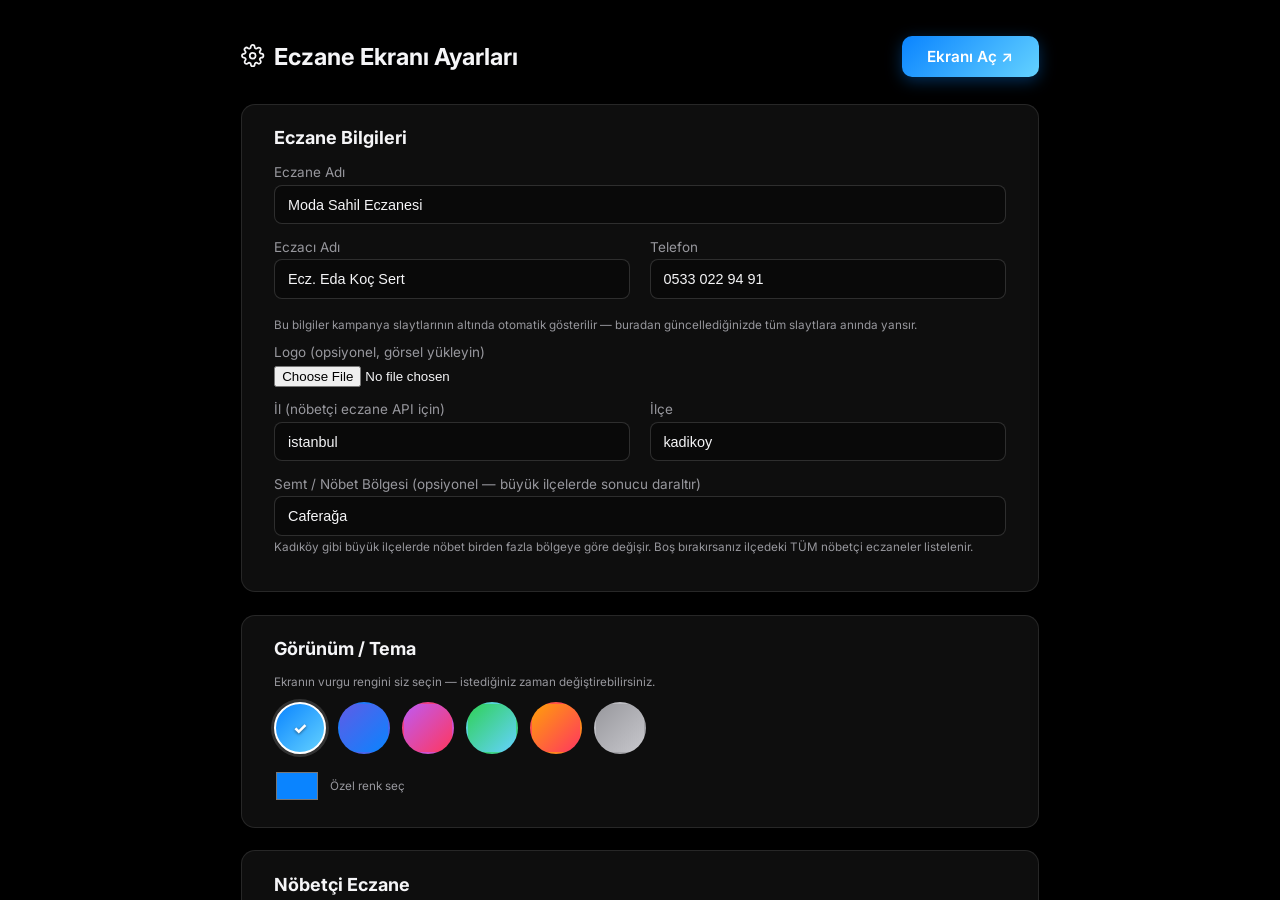
<file: admin.html>
<!DOCTYPE html>
<html lang="tr">
<head>
<meta charset="UTF-8" />
<meta name="viewport" content="width=device-width, initial-scale=1.0" />
<title>Eczane Ekranı - Ayarlar</title>
<link rel="preconnect" href="https://fonts.googleapis.com" />
<link rel="preconnect" href="https://fonts.gstatic.com" crossorigin />
<link href="https://fonts.googleapis.com/css2?family=Inter:wght@400;500;600;700;800&display=swap" rel="stylesheet" />
<link rel="stylesheet" href="css/style.css" />
</head>
<body>
  <div class="admin-wrap">
    <div class="admin-header">
      <h1 id="adminTitle">Eczane Ekranı Ayarları</h1>
      <a class="btn" href="index.html" target="_blank">Ekranı Aç ↗</a>
    </div>

    <div class="card">
      <h2>Eczane Bilgileri</h2>
      <div class="field">
        <label>Eczane Adı</label>
        <input type="text" id="pharmacyName" placeholder="Örn: Merkez Eczanesi" />
      </div>
      <div class="field-row">
        <div class="field">
          <label>Eczacı Adı</label>
          <input type="text" id="pharmacistName" placeholder="örn: Ecz. Adınız Soyadınız" />
        </div>
        <div class="field">
          <label>Telefon</label>
          <input type="text" id="pharmacyPhone" placeholder="örn: 0533 000 00 00" />
        </div>
      </div>
      <div class="hint" style="margin-bottom:1.4vh">Bu bilgiler kampanya slaytlarının altında otomatik gösterilir — buradan güncellediğinizde tüm slaytlara anında yansır.</div>
      <div class="field">
        <label>Logo (opsiyonel, görsel yükleyin)</label>
        <input type="file" id="logoFile" accept="image/*" />
      </div>
      <div class="field-row">
        <div class="field">
          <label>İl (nöbetçi eczane API için)</label>
          <input type="text" id="city" placeholder="örn: ankara" />
        </div>
        <div class="field">
          <label>İlçe</label>
          <input type="text" id="district" placeholder="örn: cankaya" />
        </div>
      </div>
      <div class="field">
        <label>Semt / Nöbet Bölgesi (opsiyonel — büyük ilçelerde sonucu daraltır)</label>
        <input type="text" id="semt" placeholder="örn: Caferağa" />
        <div class="hint">Kadıköy gibi büyük ilçelerde nöbet birden fazla bölgeye göre değişir. Boş bırakırsanız ilçedeki TÜM nöbetçi eczaneler listelenir.</div>
      </div>
    </div>

    <div class="card">
      <h2>Görünüm / Tema</h2>
      <div class="hint" style="margin-bottom:1.4vh">Ekranın vurgu rengini siz seçin — istediğiniz zaman değiştirebilirsiniz.</div>
      <div class="theme-row" id="themeRow"></div>
      <div class="theme-custom-row">
        <input type="color" id="customAccent" value="#0A84FF" />
        <span class="hint" style="margin:0">Özel renk seç</span>
      </div>
    </div>

    <div class="card">
      <h2>Nöbetçi Eczane</h2>
      <div class="toggle-row">
        <label>Modülü göster</label>
        <input type="checkbox" id="dutyEnabled" />
      </div>
      <div class="hint" style="margin-bottom:1.6vh">
        İstanbul ilçeleri için nöbetçi eczane bilgisi <b>otomatik ve ücretsiz</b> olarak İstanbul Eczacı Odası'nın herkese açık kaynağından çekilir — API anahtarı girmenize gerek yok. Yukarıdaki "İlçe" alanına ilçenizi (örn. Kadıköy) yazmanız yeterli.
      </div>
      <button class="btn secondary" id="testDutyBtn" type="button">Otomatik Kaynağı Test Et</button>
      <div id="dutyStatus"></div>
      <hr style="border-color:rgba(255,255,255,0.1); margin:2vh 0" />
      <div class="hint" style="margin-bottom:1vh">İstanbul dışındaysanız veya otomatik kaynak çalışmazsa, alternatif olarak bir NosyAPI anahtarı girebilir ya da aşağıya elle bilgi yazabilirsiniz.</div>
      <div class="field">
        <label>NosyAPI Anahtarı (opsiyonel, İstanbul dışı şehirler için)</label>
        <input type="password" id="dutyApiKey" placeholder="API anahtarınız" />
        <div class="hint">Ücretsiz anahtar: <a href="https://www.nosyapi.com/api/nobetci-eczane" target="_blank" style="color:#7fe3a3">nosyapi.com</a></div>
      </div>
      <div class="field">
        <label>Manuel Nöbetçi Eczane Adı (son çare)</label>
        <input type="text" id="manualName" />
      </div>
      <div class="field">
        <label>Adres</label>
        <input type="text" id="manualAddress" />
      </div>
      <div class="field">
        <label>Telefon</label>
        <input type="text" id="manualPhone" />
      </div>
    </div>

    <div class="card">
      <h2>Hava Durumu</h2>
      <div class="toggle-row">
        <label>Modülü göster</label>
        <input type="checkbox" id="weatherEnabled" />
      </div>
      <div class="field">
        <label>Şehir Ara (Open-Meteo, ücretsiz, API key gerekmez)</label>
        <input type="text" id="weatherSearch" placeholder="örn: İstanbul" />
        <button class="btn secondary" id="weatherSearchBtn" type="button" style="margin-top:1vh">Ara ve Seç</button>
      </div>
      <div id="weatherStatus" class="hint"></div>
    </div>

    <div class="card">
      <h2>Yerleşik Sağlık Kampanyaları</h2>
      <div class="toggle-row">
        <label>Modülü göster (Grip aşısı, bağışıklık, cilt bakımı, hijyen, öksürük &amp; boğaz)</label>
        <input type="checkbox" id="promosEnabled" />
      </div>
      <div class="hint">Bu illüstrasyonlu slaytlar seçtiğiniz temaya göre otomatik renklenir ve altlarında eczane/eczacı/telefon bilginizi gösterir.</div>
    </div>

    <div class="card">
      <h2>Kendi Kampanya Görselleriniz</h2>
      <div class="hint" style="margin-bottom:1.2vh">Kendi tasarladığınız veya fotoğrafladığınız afiş/ürün görsellerini buradan ekleyebilirsiniz.</div>
      <div class="field">
        <label>Görsel Yükle</label>
        <input type="file" id="campaignFile" accept="image/*" />
      </div>
      <div class="field-row">
        <div class="field">
          <label>Başlık (opsiyonel)</label>
          <input type="text" id="campaignTitle" placeholder="örn: Kış Vitamin Kampanyası" />
        </div>
        <div class="field">
          <label>Süre (saniye)</label>
          <input type="number" id="campaignDuration" min="3" value="14" />
        </div>
      </div>
      <button class="btn" id="addCampaignBtn" type="button">Slayt Ekle</button>
      <div id="campaignList" style="margin-top:2vh"></div>
    </div>

    <div class="card">
      <h2>Sağlık İpuçları</h2>
      <div class="toggle-row">
        <label>Modülü göster</label>
        <input type="checkbox" id="tipsEnabled" />
      </div>
      <div class="toggle-row">
        <label>Hazır ipucu bankasını kullan (20 kart)</label>
        <input type="checkbox" id="tipsBuiltIn" />
      </div>
      <div class="field">
        <label>Kendi ipucunuzu ekleyin</label>
        <div class="field-row">
          <input type="text" id="customTipInput" placeholder="Kısa sağlık bilgisi yazın..." />
          <button class="btn secondary" id="addTipBtn" type="button" style="flex:0 0 auto">Ekle</button>
        </div>
      </div>
      <div id="tipList"></div>
    </div>

    <div class="card">
      <h2>Genel Ayarlar</h2>
      <div class="field">
        <label>Slayt Süresi (saniye)</label>
        <input type="number" id="slideDuration" min="4" />
      </div>
    </div>

    <button class="btn" id="saveBtn" type="button" style="font-size:2vh; padding:1.6vh 3vw">Kaydet</button>
    <span id="saveStatus" style="margin-left:1vw; color:#7fe3a3"></span>
  </div>

  <script src="js/config.js"></script>
  <script src="js/themes.js"></script>
  <script src="js/icons.js"></script>
  <script src="js/health-tips.js"></script>
  <script src="js/admin.js"></script>
</body>
</html>
</file>
<file: css/style.css>
:root {
  --accent: #0A84FF;         /* admin panelinden tema ile değiştirilir */
  --accent2: #64D2FF;
  --accent-rgb: 10, 132, 255;
  --accent2-rgb: 100, 210, 255;
  --bg-0: #000000;
  --bg-1: #0b0b0d;
  --bg-2: #141416;
  --card-bg: rgba(255, 255, 255, 0.055);
  --card-border: rgba(255, 255, 255, 0.12);
  --text: #f5f5f7;
  --text-dim: rgba(235, 235, 245, 0.62);
  --glass-blur: blur(26px) saturate(180%);
}

* { box-sizing: border-box; }

html, body {
  margin: 0;
  padding: 0;
  min-height: 100%;
  width: 100%;
  background: var(--bg-0);
  color: var(--text);
  font-family: -apple-system, BlinkMacSystemFont, 'Inter', 'SF Pro Display', 'Segoe UI', Roboto, system-ui, sans-serif;
  -webkit-font-smoothing: antialiased;
}

/* Sadece kiosk ekranında (index.html) kaydırma/zoom tamamen kapalı;
   admin.html normal şekilde kaydırılabilir kalır. */
html.kiosk, html.kiosk body {
  height: 100%;
  overflow: hidden;
  overscroll-behavior: none;
  touch-action: none;
}

/* ---------- Ekran (display) ---------- */

.screen {
  position: relative;
  display: flex;
  flex-direction: column;
  /* 100vh yerine: mobilde adres çubuğu gizlenip görününce ekranın kaymasını önler */
  height: 100vh;
  height: calc(var(--vh, 1vh) * 100);
  height: 100dvh;
  width: 100vw;
  background: var(--bg-1);
  overflow: hidden;
}

.aurora {
  position: absolute;
  inset: 0;
  z-index: 0;
  overflow: hidden;
  pointer-events: none;
}

.aurora span {
  position: absolute;
  width: 60vmax;
  height: 60vmax;
  border-radius: 50%;
  filter: blur(90px);
  opacity: 0.28;
  will-change: transform;
}

.aurora span:nth-child(1) {
  background: radial-gradient(circle, var(--accent), transparent 70%);
  top: -20%;
  left: -15%;
  animation: auroraDrift1 22s ease-in-out infinite alternate;
}

.aurora span:nth-child(2) {
  background: radial-gradient(circle, var(--accent2), transparent 70%);
  bottom: -25%;
  right: -15%;
  animation: auroraDrift2 26s ease-in-out infinite alternate;
}

@keyframes auroraDrift1 {
  0%   { transform: translate(0, 0) scale(1); }
  100% { transform: translate(8vw, 6vh) scale(1.15); }
}

@keyframes auroraDrift2 {
  0%   { transform: translate(0, 0) scale(1); }
  100% { transform: translate(-6vw, -8vh) scale(1.1); }
}

.topbar {
  display: flex;
  align-items: center;
  justify-content: space-between;
  padding: clamp(12px, 2.2vmin, 34px) clamp(16px, 3.5vmin, 44px);
  background: rgba(22, 22, 24, 0.5);
  backdrop-filter: var(--glass-blur);
  -webkit-backdrop-filter: var(--glass-blur);
  border-bottom: 1px solid rgba(255, 255, 255, 0.08);
  position: relative;
  z-index: 3;
}

.brand {
  display: flex;
  align-items: center;
  gap: clamp(8px, 1.6vmin, 20px);
  min-width: 0;
}

.brand img {
  height: clamp(34px, 6vmin, 72px);
  max-width: 22vmin;
  object-fit: contain;
  border-radius: 10px;
  background: #fff;
  padding: 4px;
  box-shadow: 0 4px 14px rgba(0, 0, 0, 0.35);
}

.brand-name {
  font-size: clamp(18px, 3.4vmin, 40px);
  font-weight: 800;
  letter-spacing: 0.3px;
  text-shadow: 0 2px 10px rgba(0, 0, 0, 0.4);
  white-space: nowrap;
  overflow: hidden;
  text-overflow: ellipsis;
}

.time-block {
  text-align: right;
  flex-shrink: 0;
}

.clock {
  font-size: clamp(24px, 5.4vmin, 64px);
  font-weight: 800;
  line-height: 1;
  background: linear-gradient(90deg, #ffffff, #cfeeff);
  -webkit-background-clip: text;
  background-clip: text;
  color: transparent;
}

.date-label {
  font-size: clamp(11px, 2vmin, 22px);
  color: var(--text-dim);
  margin-top: 0.6vmin;
}

.stage {
  flex: 1;
  display: flex;
  align-items: center;
  justify-content: center;
  padding: clamp(16px, 4vmin, 48px);
  opacity: 0;
  position: relative;
  z-index: 1;
  min-height: 0;
}

.stage.fade-in {
  animation: fadeIn 0.7s cubic-bezier(0.22, 1, 0.36, 1) forwards;
}

@keyframes fadeIn {
  from { opacity: 0; transform: translateY(18px) scale(0.98); }
  to { opacity: 1; transform: translateY(0) scale(1); }
}

.dots-row {
  position: fixed;
  left: 50%;
  bottom: clamp(14px, 2.4vh, 28px);
  transform: translateX(-50%);
  display: flex;
  align-items: center;
  gap: 7px;
  z-index: 5;
}

.dot {
  position: relative;
  width: 7px;
  height: 7px;
  border-radius: 4px;
  background: rgba(255, 255, 255, 0.22);
  overflow: hidden;
  transition: width 0.35s ease, background 0.35s ease;
}

.dot.active {
  width: 30px;
  background: rgba(255, 255, 255, 0.22);
}

.dot-fill {
  position: absolute;
  inset: 0;
  width: 0%;
  border-radius: 4px;
  background: linear-gradient(90deg, var(--accent), var(--accent2));
  box-shadow: 0 0 8px rgba(var(--accent-rgb), 0.7);
}

.slide {
  width: 100%;
  height: 100%;
  display: flex;
  flex-direction: column;
  align-items: center;
  justify-content: center;
  text-align: center;
  gap: clamp(14px, 3.4vh, 44px);
}

.slide-title {
  font-size: clamp(22px, 5vh, 48px);
  font-weight: 800;
}

.slide-sub {
  font-size: clamp(14px, 2.6vh, 26px);
  color: var(--text-dim);
}

.icon-wrap {
  position: relative;
  display: inline-flex;
  align-items: center;
  justify-content: center;
}

.icon-wrap::before {
  content: '';
  position: absolute;
  inset: -22%;
  border-radius: 50%;
  background: conic-gradient(from 0deg,
    rgba(var(--accent-rgb), 0.55), transparent 30%,
    rgba(var(--accent2-rgb), 0.45), transparent 70%,
    rgba(var(--accent-rgb), 0.55));
  filter: blur(20px);
  opacity: 0.8;
  animation: spinGlow 9s linear infinite;
}

@keyframes spinGlow {
  to { transform: rotate(360deg); }
}

.icon-badge {
  position: relative;
  width: clamp(56px, 11vh, 120px);
  height: clamp(56px, 11vh, 120px);
  border-radius: 50%;
  display: flex;
  align-items: center;
  justify-content: center;
  font-size: clamp(28px, 5.6vh, 60px);
  background: linear-gradient(155deg, rgba(255,255,255,0.14), rgba(255,255,255,0.03));
  backdrop-filter: var(--glass-blur);
  -webkit-backdrop-filter: var(--glass-blur);
  border: 1px solid rgba(255, 255, 255, 0.18);
  box-shadow: 0 8px 28px rgba(0, 0, 0, 0.4), inset 0 1px 0 rgba(255,255,255,0.15);
  animation: iconFloat 4.5s ease-in-out infinite;
}

@keyframes iconFloat {
  0%, 100% { transform: translateY(0); }
  50% { transform: translateY(-8px); }
}

/* nöbetçi eczane */
.duty-badge {
  display: inline-flex;
  align-items: center;
  gap: 0.6vmin;
  font-size: clamp(12px, 2vmin, 20px);
  color: var(--text);
  background: rgba(var(--accent-rgb), 0.16);
  border: 1px solid rgba(var(--accent-rgb), 0.4);
  padding: 0.6vmin 1.6vmin;
  border-radius: 999px;
  font-weight: 700;
  letter-spacing: 0.5px;
  backdrop-filter: var(--glass-blur);
  -webkit-backdrop-filter: var(--glass-blur);
}

.pulse-dot {
  width: 9px;
  height: 9px;
  border-radius: 50%;
  background: var(--accent);
  box-shadow: 0 0 0 rgba(var(--accent-rgb), 0.6);
  animation: pulse 1.8s infinite;
}

@keyframes pulse {
  0%   { box-shadow: 0 0 0 0 rgba(var(--accent-rgb), 0.6); }
  70%  { box-shadow: 0 0 0 10px rgba(var(--accent-rgb), 0); }
  100% { box-shadow: 0 0 0 0 rgba(var(--accent-rgb), 0); }
}

.duty-list {
  display: grid;
  grid-template-columns: repeat(auto-fit, minmax(min(90vw, 320px), 1fr));
  gap: 1.8vmin 2.2vmin;
  width: 100%;
  max-width: 1100px;
}

.duty-card {
  background: var(--card-bg);
  border: 1px solid var(--card-border);
  border-radius: 20px;
  padding: 2.4vmin 2.4vmin;
  text-align: left;
  backdrop-filter: var(--glass-blur);
  -webkit-backdrop-filter: var(--glass-blur);
  box-shadow: 0 10px 30px rgba(0, 0, 0, 0.3), inset 0 1px 0 rgba(255,255,255,0.06);
}

.duty-card.single {
  max-width: 640px;
  margin: 0 auto;
  text-align: center;
}

.duty-name {
  font-size: clamp(19px, 4vh, 34px);
  font-weight: 700;
  color: var(--text);
  margin-bottom: 1vh;
}

.duty-detail {
  font-size: clamp(14px, 2.6vh, 23px);
  color: var(--text-dim);
  margin-top: 0.6vh;
}

.duty-pager {
  font-size: clamp(12px, 1.8vh, 18px);
  color: var(--text-dim);
  letter-spacing: 2px;
  opacity: 0.7;
}

/* hava durumu — iPhone tarzı tam görünüm */
.weather-slide-v2 {
  width: 100%;
  height: 100%;
  display: flex;
  flex-direction: column;
  align-items: center;
  justify-content: space-between;
  padding: clamp(4px, 0.8vh, 10px) 0;
  gap: clamp(4px, 1vh, 12px);
}

.ws-header {
  display: flex;
  flex-direction: column;
  align-items: center;
  gap: 0;
  flex: 0 0 auto;
}

.ws-temp {
  font-size: clamp(40px, 9vh, 92px);
  font-weight: 700;
  line-height: 1;
  background: linear-gradient(100deg, #ffffff 30%, rgba(var(--accent2-rgb), 0.9) 45%, #ffffff 60%);
  background-size: 260% 100%;
  -webkit-background-clip: text;
  background-clip: text;
  color: transparent;
  animation: shine 6s ease-in-out infinite;
}

@keyframes shine {
  0%   { background-position: 200% 0; }
  50%  { background-position: -60% 0; }
  100% { background-position: -60% 0; }
}

.ws-cond { font-size: clamp(13px, 2vh, 20px); color: var(--text-dim); }
.ws-hilo { font-size: clamp(12px, 1.8vh, 17px); color: var(--text-dim); opacity: 0.85; margin-top: 2px; }

.ws-summary {
  font-size: clamp(12px, 1.7vh, 16px);
  color: var(--text-dim);
  text-align: center;
  max-width: min(92vw, 520px);
  background: var(--card-bg);
  border: 1px solid var(--card-border);
  backdrop-filter: var(--glass-blur);
  -webkit-backdrop-filter: var(--glass-blur);
  padding: clamp(8px, 1.3vh, 12px) clamp(16px, 2.6vw, 24px);
  border-radius: 16px;
  line-height: 1.4;
  flex: 0 0 auto;
}

/* saatlik satır */
.ws-hourly {
  display: flex;
  justify-content: space-between;
  gap: clamp(2px, 0.8vw, 10px);
  background: var(--card-bg);
  border: 1px solid var(--card-border);
  backdrop-filter: var(--glass-blur);
  -webkit-backdrop-filter: var(--glass-blur);
  border-radius: 16px;
  padding: clamp(8px, 1.3vh, 14px) clamp(6px, 1.2vw, 14px);
  width: min(94vw, 620px);
  flex: 0 0 auto;
}

.wh-item { display: flex; flex-direction: column; align-items: center; gap: 4px; flex: 1; }
.wh-time { font-size: clamp(10px, 1.5vh, 13px); color: var(--text-dim); }
.wh-icon { width: clamp(22px, 3.4vh, 30px); height: clamp(22px, 3.4vh, 30px); }
.wh-temp { font-size: clamp(12px, 1.8vh, 16px); font-weight: 700; }

/* günlük liste (gradyan bar) */
.ws-daily {
  display: flex;
  flex-direction: column;
  width: min(94vw, 620px);
  background: var(--card-bg);
  border: 1px solid var(--card-border);
  backdrop-filter: var(--glass-blur);
  -webkit-backdrop-filter: var(--glass-blur);
  border-radius: 18px;
  padding: clamp(4px, 0.6vh, 8px) clamp(14px, 2.4vw, 22px);
  flex: 1 1 auto;
  justify-content: space-evenly;
  min-height: 0;
  overflow: hidden;
}

.wd-row {
  display: grid;
  grid-template-columns: clamp(48px,10vw,72px) clamp(20px,3.6vw,28px) clamp(28px,4.4vw,36px) 1fr clamp(28px,4.4vw,36px);
  align-items: center;
  gap: clamp(6px, 1.2vw, 12px);
  padding: clamp(3px, 0.6vh, 7px) 0;
}

.wd-day { font-size: clamp(12px, 1.8vh, 16px); font-weight: 600; color: var(--text); }
.wd-icon { width: clamp(18px, 2.6vh, 24px); height: clamp(18px, 2.6vh, 24px); justify-self: center; }

.wi { width: 100%; height: 100%; display: block; }

/* genel arayüz ikonları (settings, pin, phone, store, pill, save...) — emoji yerine kullanılır */
.ui-icon {
  width: 1em;
  height: 1em;
  vertical-align: -0.15em;
  flex-shrink: 0;
}

.inline-icon {
  display: inline-flex;
  align-items: center;
  margin-right: 0.4em;
  vertical-align: -0.1em;
}
.wd-min { font-size: clamp(11px, 1.7vh, 15px); color: var(--text-dim); text-align: right; }
.wd-max { font-size: clamp(11px, 1.7vh, 15px); font-weight: 700; text-align: right; }

.wd-track {
  position: relative;
  height: 4px;
  border-radius: 3px;
  background: rgba(255,255,255,0.12);
}

.wd-fill {
  position: absolute;
  top: 0; bottom: 0;
  border-radius: 3px;
  background: linear-gradient(90deg, #5ad1ff, #ffd166, #ff6b5a);
}
.cond-fill-clear, .cond-fill-partly { background: linear-gradient(90deg, #7cc9ff, #ffd166); }
.cond-fill-cloudy, .cond-fill-fog { background: linear-gradient(90deg, #9fb4c7, #c7d3dd); }
.cond-fill-rain { background: linear-gradient(90deg, #4f8fdb, #7cc9ff); }
.cond-fill-snow { background: linear-gradient(90deg, #bcdcff, #ffffff); }
.cond-fill-thunder { background: linear-gradient(90deg, #6a5acd, #a685e2); }

/* ---- animasyonlu hava durumu ikonu ---- */
.weather-icon {
  position: relative;
  width: clamp(64px, 9.5vh, 108px);
  height: clamp(64px, 9.5vh, 108px);
}

.w-sun, .w-moon, .w-cloud, .w-fog, .w-bolt, .w-rain, .w-snow { display: none; }

.w-sun {
  position: absolute;
  inset: 8%;
  border-radius: 50%;
  background: radial-gradient(circle at 35% 30%, #ffe58a, #ffb200 70%);
  box-shadow: 0 0 40px 6px rgba(255, 178, 0, 0.55);
  animation: sunPulse 4s ease-in-out infinite;
}

.w-sun::before {
  content: '';
  position: absolute;
  inset: -35%;
  border-radius: 50%;
  background:
    repeating-conic-gradient(from 0deg, rgba(255,200,80,0.55) 0deg 4deg, transparent 4deg 18deg);
  -webkit-mask: radial-gradient(circle, transparent 58%, #000 60%, #000 72%, transparent 74%);
  mask: radial-gradient(circle, transparent 58%, #000 60%, #000 72%, transparent 74%);
  animation: spinGlow 14s linear infinite;
}

@keyframes sunPulse {
  0%, 100% { transform: scale(1); }
  50% { transform: scale(1.06); }
}

.w-moon {
  position: absolute;
  inset: 10%;
  border-radius: 50%;
  background: radial-gradient(circle at 32% 28%, #f2f5fb, #c7d2e0 75%);
  box-shadow: 0 0 26px 4px rgba(199, 210, 224, 0.45);
  overflow: hidden;
  animation: sunPulse 5s ease-in-out infinite;
}
.w-moon::before {
  content: '';
  position: absolute;
  inset: 0;
  border-radius: 50%;
  background: radial-gradient(circle at 68% 32%, rgba(0,0,0,0.55) 42%, transparent 44%);
}
.w-moon::after {
  content: '';
  position: absolute;
  top: 18%; left: 20%;
  width: 12%; height: 12%;
  border-radius: 50%;
  background: rgba(160, 172, 190, 0.5);
}

.w-cloud {
  position: absolute;
  width: 78%;
  height: 46%;
  left: 10%;
  border-radius: 40% 40% 45% 45% / 60% 60% 40% 40%;
  background: linear-gradient(155deg, #ffffff, #cfd8e3);
  box-shadow: 0 10px 20px rgba(0,0,0,0.25);
}

.w-cloud::before, .w-cloud::after {
  content: '';
  position: absolute;
  border-radius: 50%;
  background: inherit;
}

.w-cloud1 { bottom: 18%; z-index: 2; }
.w-cloud1::before { width: 46%; height: 90%; left: 6%; top: -45%; }
.w-cloud1::after { width: 40%; height: 75%; right: 8%; top: -30%; }

.w-cloud2 {
  bottom: 10%;
  width: 60%;
  height: 34%;
  left: 26%;
  opacity: 0.7;
  filter: brightness(0.92);
  z-index: 1;
}
.w-cloud2::before { width: 40%; height: 85%; left: 4%; top: -40%; }
.w-cloud2::after { width: 36%; height: 70%; right: 6%; top: -28%; }

@keyframes cloudDrift1 {
  0%, 100% { transform: translateX(-4%); }
  50% { transform: translateX(4%); }
}
@keyframes cloudDrift2 {
  0%, 100% { transform: translateX(5%); }
  50% { transform: translateX(-5%); }
}

.w-fog {
  position: absolute;
  inset: 12% 4%;
  display: flex;
  flex-direction: column;
  justify-content: space-evenly;
}
.w-fog span {
  display: block;
  height: 14%;
  border-radius: 999px;
  background: linear-gradient(90deg, transparent, rgba(255,255,255,0.65), transparent);
}
.w-fog span:nth-child(1) { animation: fogDrift 6s ease-in-out infinite; }
.w-fog span:nth-child(2) { animation: fogDrift 7s ease-in-out infinite reverse; }
.w-fog span:nth-child(3) { animation: fogDrift 5.5s ease-in-out infinite; }
@keyframes fogDrift {
  0%, 100% { transform: translateX(-12%); opacity: 0.6; }
  50% { transform: translateX(12%); opacity: 1; }
}

.w-bolt {
  position: absolute;
  bottom: 6%;
  left: 50%;
  transform: translateX(-50%);
  width: clamp(20px, 3.4vh, 34px);
  height: clamp(20px, 3.4vh, 34px);
  z-index: 3;
  animation: boltFlash 2.6s ease-in-out infinite;
}
.w-bolt svg { width: 100%; height: 100%; display: block; filter: drop-shadow(0 0 6px rgba(255,209,102,0.7)); }
@keyframes boltFlash {
  0%, 40%, 100% { opacity: 0; }
  42%, 46% { opacity: 1; }
  48% { opacity: 0.2; }
  50% { opacity: 1; }
  55% { opacity: 0; }
}

.w-rain {
  position: absolute;
  inset: 0;
  z-index: 2;
}
.w-rain .drop {
  position: absolute;
  top: 52%;
  width: 3px;
  height: 16%;
  border-radius: 2px;
  background: linear-gradient(180deg, rgba(120,190,255,0), rgba(120,190,255,0.9));
  animation: dropFall 1s linear infinite;
}
.w-rain .drop:nth-child(1) { left: 18%; animation-delay: 0s; }
.w-rain .drop:nth-child(2) { left: 32%; animation-delay: 0.2s; }
.w-rain .drop:nth-child(3) { left: 46%; animation-delay: 0.4s; }
.w-rain .drop:nth-child(4) { left: 58%; animation-delay: 0.1s; }
.w-rain .drop:nth-child(5) { left: 70%; animation-delay: 0.35s; }
.w-rain .drop:nth-child(6) { left: 82%; animation-delay: 0.5s; }
@keyframes dropFall {
  0% { transform: translateY(-10%); opacity: 0; }
  20% { opacity: 1; }
  85% { opacity: 1; }
  100% { transform: translateY(90%); opacity: 0; }
}

.w-snow {
  position: absolute;
  inset: 0;
  z-index: 2;
}
.w-snow .flake {
  position: absolute;
  top: 50%;
  width: 6px;
  height: 6px;
  border-radius: 50%;
  background: #fff;
  box-shadow: 0 0 4px rgba(255,255,255,0.8);
  animation: flakeFall 3.4s linear infinite;
}
.w-snow .flake:nth-child(1) { left: 12%; animation-delay: 0s; }
.w-snow .flake:nth-child(2) { left: 24%; animation-delay: 0.6s; }
.w-snow .flake:nth-child(3) { left: 36%; animation-delay: 1.2s; }
.w-snow .flake:nth-child(4) { left: 50%; animation-delay: 0.3s; }
.w-snow .flake:nth-child(5) { left: 62%; animation-delay: 1.6s; }
.w-snow .flake:nth-child(6) { left: 74%; animation-delay: 0.9s; }
.w-snow .flake:nth-child(7) { left: 86%; animation-delay: 2s; }
.w-snow .flake:nth-child(8) { left: 94%; animation-delay: 1.4s; }
@keyframes flakeFall {
  0% { transform: translate(0, -10%); opacity: 0; }
  15% { opacity: 1; }
  85% { opacity: 1; }
  100% { transform: translate(14px, 95%); opacity: 0; }
}

/* koşula göre parçaları göster */
.cond-clear .w-sun { display: block; }

/* güneş sağ üstte küçük, bulut sol altta — Apple'daki gibi hafif kesişerek, yüz gibi görünen tam üst üste binmeyi önler */
.cond-partly .w-sun {
  display: block;
  inset: auto;
  top: -4%;
  right: -4%;
  width: 54%;
  height: 54%;
  animation: sunPulse 4s ease-in-out infinite;
}
.cond-partly .w-cloud1 {
  display: block;
  width: 78%;
  height: 46%;
  left: 4%;
  bottom: 4%;
  z-index: 2;
  animation: cloudDrift1 7s ease-in-out infinite;
}

.cond-cloudy .w-cloud1 { display: block; animation: cloudDrift1 7s ease-in-out infinite; }
.cond-cloudy .w-cloud2 { display: block; animation: cloudDrift2 8s ease-in-out infinite; }

.cond-fog .w-cloud1 { display: block; opacity: 0.7; }
.cond-fog .w-fog { display: flex; }

.cond-rain .w-cloud1 { display: block; animation: cloudDrift1 7s ease-in-out infinite; }
.cond-rain .w-cloud2 { display: block; animation: cloudDrift2 8s ease-in-out infinite; }
.cond-rain .w-rain { display: block; }

.cond-snow .w-cloud1 { display: block; animation: cloudDrift1 7s ease-in-out infinite; }
.cond-snow .w-cloud2 { display: block; animation: cloudDrift2 8s ease-in-out infinite; }
.cond-snow .w-snow { display: block; }

.cond-thunder .w-cloud1 { display: block; animation: cloudDrift1 7s ease-in-out infinite; filter: brightness(0.75); }
.cond-thunder .w-cloud2 { display: block; animation: cloudDrift2 8s ease-in-out infinite; filter: brightness(0.7); }
.cond-thunder .w-rain { display: block; }
.cond-thunder .w-bolt { display: block; }

/* gece: açık/parçalı bulutlulukta güneş yerine ay */
.is-night.cond-clear .w-sun,
.is-night.cond-partly .w-sun { display: none; }
.is-night.cond-clear .w-moon {
  display: block;
  inset: 8%;
}
.is-night.cond-partly .w-moon {
  display: block;
  inset: auto;
  top: -4%;
  right: -4%;
  width: 54%;
  height: 54%;
}

/* sağlık ipucu */
.healthtip-text {
  font-size: clamp(20px, 4.6vh, 42px);
  max-width: min(92vw, 900px);
  line-height: 1.5;
  font-weight: 600;
  position: relative;
  padding: 0 1vmin;
}

/* yerleşik kampanya (promo) slaytları */
.promo-slide { gap: clamp(8px, 1.6vh, 20px); position: relative; padding-bottom: clamp(50px, 8vh, 74px); }

.promo-icon-wrap {
  position: relative;
  width: clamp(150px, 25vh, 250px);
  height: clamp(150px, 25vh, 250px);
  filter: drop-shadow(0 16px 34px rgba(0,0,0,0.4));
  animation: iconFloat 5s ease-in-out infinite;
}
.promo-icon { width: 100%; height: 100%; }
.promo-poster-svg { width: 100%; height: 100%; display: block; }

.promo-tag {
  position: absolute;
  top: 8%;
  left: 8%;
  background: rgba(0,0,0,0.32);
  backdrop-filter: blur(6px);
  color: #fff;
  font-size: clamp(9px, 1.3vh, 12px);
  font-weight: 800;
  letter-spacing: 0.6px;
  padding: 5px 10px;
  border-radius: 999px;
  z-index: 2;
  white-space: nowrap;
}

.promo-headline {
  font-size: clamp(24px, 4.6vh, 46px);
  font-weight: 800;
  max-width: min(90vw, 720px);
  line-height: 1.15;
}

.promo-sub {
  font-size: clamp(14px, 2.3vh, 24px);
  color: var(--text-dim);
  max-width: min(88vw, 620px);
  line-height: 1.4;
}

.promo-footer {
  position: absolute;
  left: 50%;
  bottom: clamp(14px, 2.6vh, 26px);
  transform: translateX(-50%);
  display: flex;
  flex-wrap: wrap;
  justify-content: center;
  align-items: center;
  gap: 8px;
  background: var(--card-bg);
  border: 1px solid var(--card-border);
  backdrop-filter: var(--glass-blur);
  -webkit-backdrop-filter: var(--glass-blur);
  padding: clamp(8px, 1.3vh, 12px) clamp(16px, 2.4vw, 26px);
  border-radius: 999px;
  font-size: clamp(12px, 1.8vh, 17px);
  color: var(--text-dim);
  max-width: 92vw;
  white-space: nowrap;
  overflow: hidden;
  text-overflow: ellipsis;
}

.pf-name { font-weight: 800; color: var(--text); }
.pf-dot { opacity: 0.4; }
.pf-phone { font-weight: 700; color: var(--text); }

/* kişi + ürün birlikte (grip aşısı, hijyen) */
.promo-person-layout { gap: clamp(4px, 1vh, 14px); }

.promo-visual {
  position: relative;
  width: clamp(160px, 30vh, 280px);
  filter: drop-shadow(0 16px 30px rgba(0,0,0,0.4));
}
.promo-person { width: 100%; height: auto; display: block; animation: iconFloat 6s ease-in-out infinite; }

.promo-icon-float {
  position: absolute;
  top: 6%;
  right: -14%;
  width: 44%;
  filter: drop-shadow(0 10px 20px rgba(0,0,0,0.4));
  animation: iconFloat 4s ease-in-out infinite reverse;
}

.promo-text { display: flex; flex-direction: column; align-items: center; gap: 6px; }

/* kampanya */
.campaign-slide {
  width: 100%;
  height: 100%;
  position: relative;
  border-radius: 20px;
  overflow: hidden;
  box-shadow: 0 20px 60px rgba(0, 0, 0, 0.45);
}

.campaign-backdrop {
  position: absolute;
  inset: -6%;
  background-size: cover;
  background-position: center;
  filter: blur(28px) brightness(0.55) saturate(1.2);
  transform: scale(1.1);
}

.campaign-slide img {
  position: relative;
  width: 100%;
  height: 100%;
  object-fit: contain;
  animation: kenBurns 18s ease-in-out infinite alternate;
}

@keyframes kenBurns {
  from { transform: scale(1); }
  to   { transform: scale(1.06); }
}

.campaign-title {
  position: absolute;
  bottom: clamp(10px, 3vmin, 28px);
  left: 50%;
  transform: translateX(-50%);
  background: rgba(4, 16, 28, 0.72);
  border: 1px solid var(--card-border);
  padding: 1vmin 2.6vmin;
  border-radius: 999px;
  font-size: clamp(13px, 2.2vmin, 24px);
  font-weight: 700;
  backdrop-filter: blur(4px);
}

.settings-fab {
  position: fixed;
  bottom: 1.6vmin;
  right: 1.6vmin;
  width: clamp(30px, 4.5vmin, 44px);
  height: clamp(30px, 4.5vmin, 44px);
  border-radius: 50%;
  background: rgba(255, 255, 255, 0.08);
  display: flex;
  align-items: center;
  justify-content: center;
  text-decoration: none;
  font-size: clamp(14px, 2.2vmin, 22px);
  color: var(--text-dim);
  opacity: 0.3;
  transition: opacity 0.2s;
  z-index: 6;
}

.settings-fab:hover { opacity: 1; }

.empty-slide .slide-title { font-size: clamp(20px, 3.6vmin, 40px); }

.brand-logo-large {
  max-width: min(72vw, 560px);
  max-height: 55vh;
  object-fit: contain;
  filter: drop-shadow(0 12px 40px rgba(0, 0, 0, 0.45));
}

/* ---------- Admin ---------- */

.admin-wrap {
  max-width: 900px;
  margin: 0 auto;
  padding: 4vh 4vw 8vh;
  overflow-y: auto;
  height: 100vh;
}

.admin-header {
  display: flex;
  align-items: center;
  justify-content: space-between;
  margin-bottom: 3vh;
}

.admin-header h1 {
  font-size: 2.6vh;
  margin: 0;
}

.btn {
  background: linear-gradient(135deg, var(--accent), var(--accent2));
  color: #fff;
  border: none;
  padding: 1.2vh 2vw;
  border-radius: 10px;
  font-size: 1.7vh;
  cursor: pointer;
  text-decoration: none;
  display: inline-block;
  font-weight: 600;
  box-shadow: 0 4px 16px rgba(var(--accent-rgb), 0.35);
  transition: filter 0.15s, transform 0.15s;
}

.btn:hover { filter: brightness(1.08); }
.btn:active { transform: scale(0.97); }

.btn.secondary {
  background: rgba(255, 255, 255, 0.08);
  box-shadow: none;
  border: 1px solid rgba(255,255,255,0.12);
}

.btn.danger {
  background: #c0392b;
}

.card {
  background: var(--card-bg);
  border: 1px solid rgba(255, 255, 255, 0.1);
  border-radius: 14px;
  padding: 2.5vh 2.5vw;
  margin-bottom: 2.5vh;
}

.card h2 {
  font-size: 2vh;
  margin: 0 0 1.8vh;
  display: flex;
  align-items: center;
  gap: 0.6vw;
}

.field {
  margin-bottom: 1.6vh;
}

.field label {
  display: block;
  font-size: 1.5vh;
  color: var(--text-dim);
  margin-bottom: 0.5vh;
}

.field input[type="text"],
.field input[type="number"],
.field input[type="password"],
.field textarea,
.field select {
  width: 100%;
  padding: 1.2vh 1vw;
  border-radius: 8px;
  border: 1px solid rgba(255, 255, 255, 0.15);
  background: rgba(0, 0, 0, 0.3);
  color: var(--text);
  font-size: 1.6vh;
}

.field-row {
  display: flex;
  gap: 1.5vw;
}

.field-row .field { flex: 1; }

.toggle-row {
  display: flex;
  align-items: center;
  justify-content: space-between;
  margin-bottom: 1.6vh;
}

.hint {
  font-size: 1.3vh;
  color: var(--text-dim);
  margin-top: 0.5vh;
}

.status-msg {
  font-size: 1.4vh;
  margin-top: 1vh;
  padding: 1vh 1vw;
  border-radius: 8px;
}

.status-msg.ok { background: rgba(15, 157, 88, 0.2); color: #7fe3a3; }
.status-msg.err { background: rgba(192, 57, 43, 0.2); color: #ff9b8f; }

.campaign-item, .tip-item {
  display: flex;
  align-items: center;
  gap: 1vw;
  background: rgba(0, 0, 0, 0.25);
  padding: 1vh 1vw;
  border-radius: 10px;
  margin-bottom: 1vh;
}

.campaign-item img {
  width: 8vh;
  height: 8vh;
  object-fit: cover;
  border-radius: 8px;
}

.campaign-item .meta { flex: 1; }
.tip-item { justify-content: space-between; }

.pill {
  background: rgba(255,255,255,0.1);
  border-radius: 999px;
  padding: 0.4vh 1vw;
  font-size: 1.3vh;
}

/* tema seçici */
.theme-row {
  display: flex;
  flex-wrap: wrap;
  gap: 12px;
  margin-bottom: 1.6vh;
}

.theme-swatch {
  width: 52px;
  height: 52px;
  border-radius: 50%;
  border: 2px solid transparent;
  cursor: pointer;
  position: relative;
  flex-shrink: 0;
  transition: transform 0.15s, border-color 0.15s;
}

.theme-swatch:hover { transform: scale(1.08); }

.theme-swatch.selected {
  border-color: #fff;
  box-shadow: 0 0 0 3px rgba(255,255,255,0.15);
}

.theme-swatch.selected::after {
  content: '✓';
  position: absolute;
  inset: 0;
  display: flex;
  align-items: center;
  justify-content: center;
  color: #fff;
  font-weight: 800;
  text-shadow: 0 1px 3px rgba(0,0,0,0.5);
}

.theme-custom-row {
  display: flex;
  align-items: center;
  gap: 10px;
}

.theme-custom-row input[type="color"] {
  width: 46px;
  height: 36px;
  border: none;
  border-radius: 8px;
  background: none;
  padding: 0;
  cursor: pointer;
}

/* ---------- Admin: telefon / dar ekran ---------- */
@media (max-width: 640px) {
  .admin-wrap {
    padding: 20px 16px 60px;
    height: auto;
    min-height: 100vh;
  }

  .admin-header {
    flex-wrap: wrap;
    gap: 12px;
    margin-bottom: 20px;
  }

  .admin-header h1 { font-size: 20px; }

  .card { padding: 18px 16px; margin-bottom: 16px; border-radius: 12px; }
  .card h2 { font-size: 17px; margin-bottom: 14px; }

  .field { margin-bottom: 14px; }
  .field label { font-size: 13px; margin-bottom: 6px; }

  .field input[type="text"],
  .field input[type="number"],
  .field input[type="password"],
  .field textarea,
  .field select {
    font-size: 16px; /* iOS'ta otomatik yakınlaştırmayı engeller */
    padding: 12px 12px;
  }

  .field-row {
    flex-direction: column;
    gap: 0;
  }

  .toggle-row {
    padding: 4px 0;
  }
  .toggle-row label { font-size: 15px; }
  .toggle-row input[type="checkbox"] {
    width: 22px;
    height: 22px;
  }

  .btn {
    font-size: 15px;
    padding: 12px 18px;
    min-height: 44px;
  }

  .hint { font-size: 12.5px; line-height: 1.5; }
  .status-msg { font-size: 13px; }

  .campaign-item, .tip-item {
    flex-wrap: wrap;
    gap: 8px;
  }
  .campaign-item img { width: 56px; height: 56px; }
}
</file>
